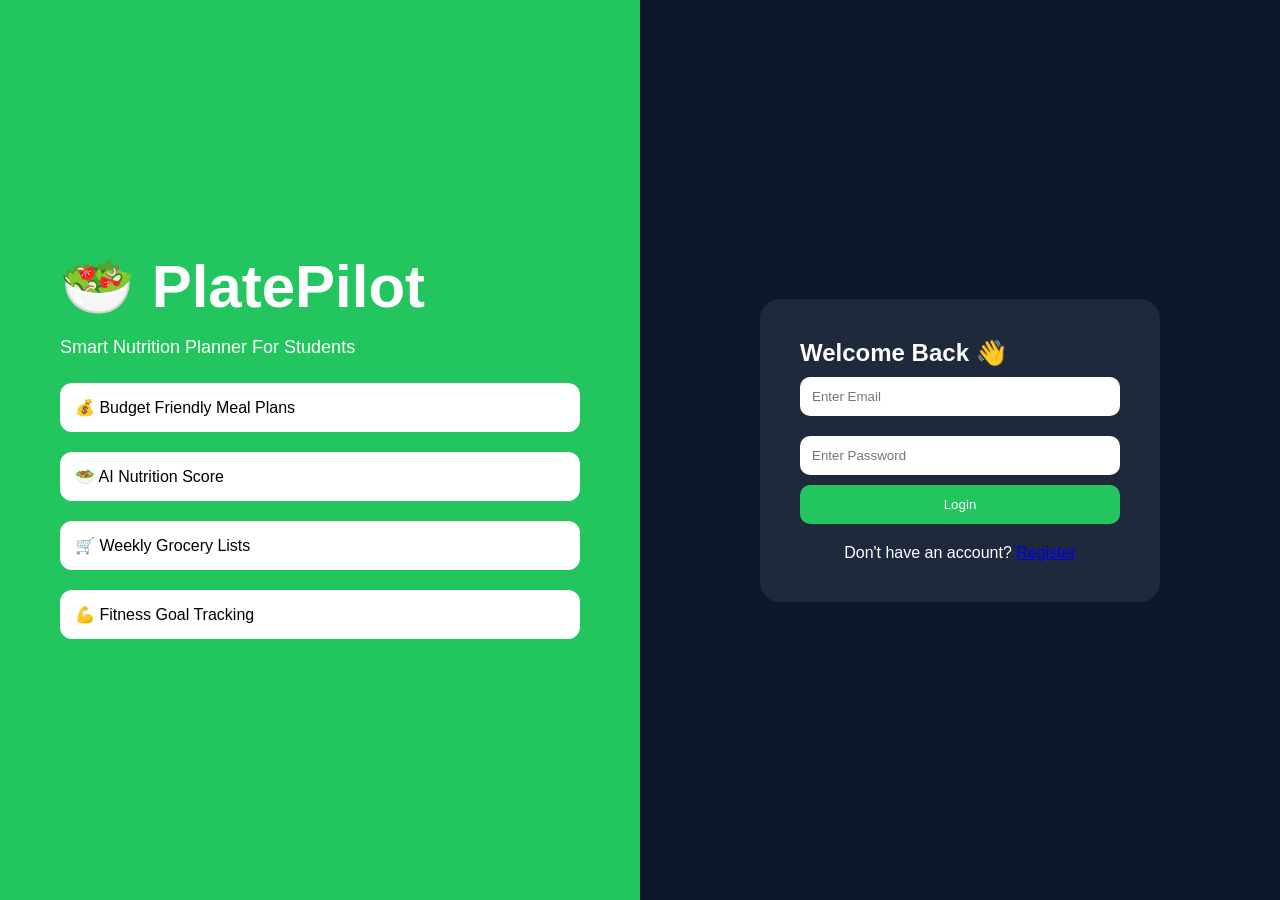
<file: index.html>
<!DOCTYPE html>
<html lang="en">
<head>
<meta charset="UTF-8">
<meta name="viewport" content="width=device-width, initial-scale=1.0">
<title>PlatePilot Login</title>

<link rel="stylesheet" href="style.css">

</head>
<body>

<div class="auth-container">

<div class="left-panel">

<h1>🥗 PlatePilot</h1>

<p class="slogan">
Smart Nutrition Planner For Students
</p>

<div class="feature-box">
💰 Budget Friendly Meal Plans
</div>

<div class="feature-box">
🥗 AI Nutrition Score
</div>

<div class="feature-box">
🛒 Weekly Grocery Lists
</div>

<div class="feature-box">
💪 Fitness Goal Tracking
</div>

</div>

<div class="auth-card">

<h2>Welcome Back 👋</h2>

<form action="dashboard.html">

<input
type="email"
placeholder="Enter Email"
required>

<input
type="password"
placeholder="Enter Password"
required>

<button type="submit">
Login
</button>

</form>

<div class="bottom-link">

Don't have an account?

<a href="register.html">
Register
</a>

</div>

</div>

</div>

</body>
</html>
</file>
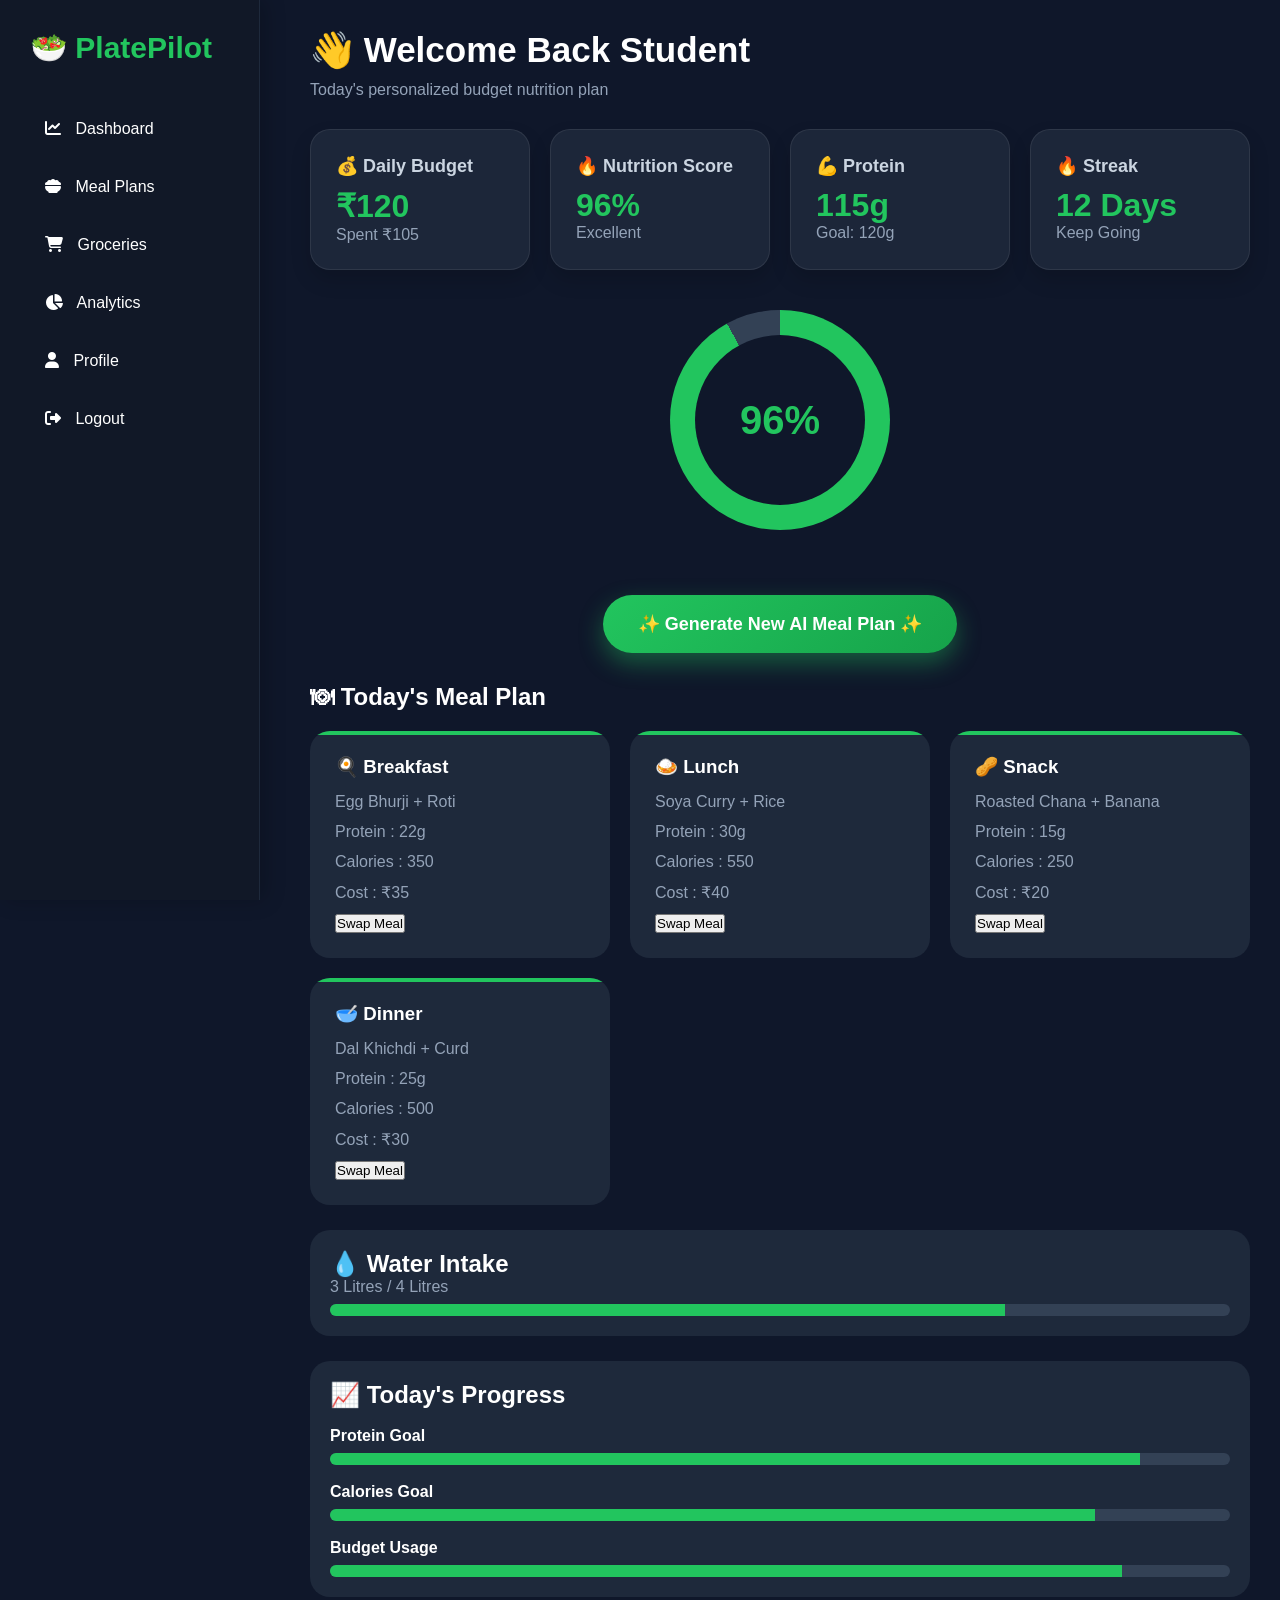
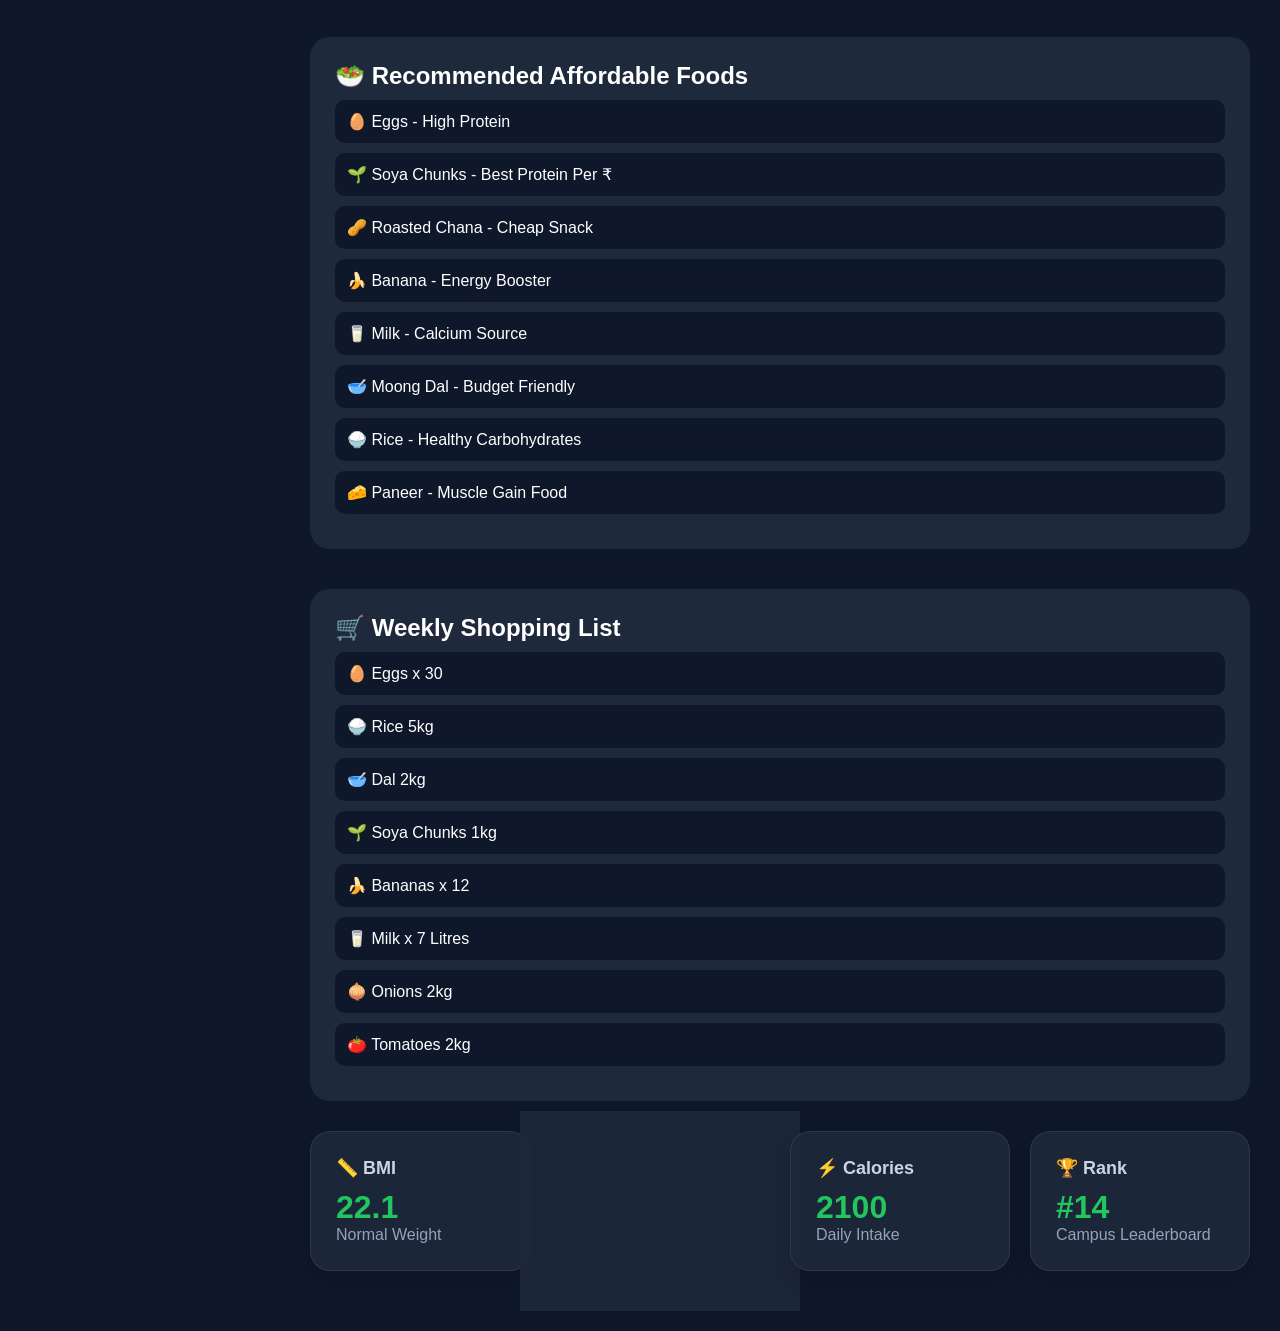
<file: dashboard.html>
<!DOCTYPE html>
<html lang="en">

<head>
<meta charset="UTF-8">
<meta name="viewport" content="width=device-width, initial-scale=1.0">
<title>PlatePilot Dashboard</title>

<link rel="stylesheet" href="style.css">

<link rel="stylesheet"
href="https://cdnjs.cloudflare.com/ajax/libs/font-awesome/6.5.1/css/all.min.css">

</head>

<body>

<!-- SIDEBAR -->

<div class="sidebar">

<h2>🥗 PlatePilot</h2>

<a href="dashboard.html">
<i class="fa-solid fa-chart-line"></i>
Dashboard
</a>

<a href="#">
<i class="fa-solid fa-bowl-food"></i>
Meal Plans
</a>

<a href="#">
<i class="fa-solid fa-cart-shopping"></i>
Groceries
</a>

<a href="#">
<i class="fa-solid fa-chart-pie"></i>
Analytics
</a>

<a href="profile.html">
<i class="fa-solid fa-user"></i>
Profile
</a>

<a href="index.html">
<i class="fa-solid fa-right-from-bracket"></i>
Logout
</a>

</div>

<!-- MAIN CONTENT -->

<div class="main-content">

<h1>
👋 Welcome Back Student
</h1>

<p>
Today's personalized budget nutrition plan
</p>

<!-- TOP CARDS -->

<div class="card-grid">

<div class="card">

<h3>💰 Daily Budget</h3>

<h2>₹120</h2>

<p>Spent ₹105</p>

</div>

<div class="card">

<h3>🔥 Nutrition Score</h3>

<h2>96%</h2>

<p>Excellent</p>

</div>

<div class="card">

<h3>💪 Protein</h3>

<h2>115g</h2>

<p>Goal: 120g</p>

</div>

<div class="card">

<h3>🔥 Streak</h3>

<h2>12 Days</h2>

<p>Keep Going</p>

</div>

</div>

<!-- NUTRITION SCORE -->

<div class="score-box">

<div class="score-inner">

96%

</div>

</div>

<!-- GENERATE BUTTON -->

<center>

<button
class="generate-btn"
onclick="generateMeal()">

✨ Generate New AI Meal Plan ✨

</button>

</center>

<!-- MEALS -->

<h2 style="margin-top:30px;">
🍽 Today's Meal Plan
</h2>

<div class="meal-grid">

<div class="meal-card">

<h3>🍳 Breakfast</h3>

<p>Egg Bhurji + Roti</p>

<p>Protein : 22g</p>

<p>Calories : 350</p>

<p>Cost : ₹35</p>

<button>
Swap Meal
</button>

</div>

<div class="meal-card">

<h3>🍛 Lunch</h3>

<p>Soya Curry + Rice</p>

<p>Protein : 30g</p>

<p>Calories : 550</p>

<p>Cost : ₹40</p>

<button>
Swap Meal
</button>

</div>

<div class="meal-card">

<h3>🥜 Snack</h3>

<p>Roasted Chana + Banana</p>

<p>Protein : 15g</p>

<p>Calories : 250</p>

<p>Cost : ₹20</p>

<button>
Swap Meal
</button>

</div>

<div class="meal-card">

<h3>🥣 Dinner</h3>

<p>Dal Khichdi + Curd</p>

<p>Protein : 25g</p>

<p>Calories : 500</p>

<p>Cost : ₹30</p>

<button>
Swap Meal
</button>

</div>

</div>

<!-- WATER TRACKER -->

<div class="progress-card">

<h2>
💧 Water Intake
</h2>

<p>
3 Litres / 4 Litres
</p>

<div class="progress-bar">

<div
class="progress"
style="width:75%">
</div>

</div>

</div>

<!-- GOALS -->

<div class="progress-card">

<h2>
📈 Today's Progress
</h2>

<br>

<h4>Protein Goal</h4>

<div class="progress-bar">

<div
class="progress"
style="width:90%">
</div>

</div>

<br>

<h4>Calories Goal</h4>

<div class="progress-bar">

<div
class="progress"
style="width:85%">
</div>

</div>

<br>

<h4>Budget Usage</h4>

<div class="progress-bar">

<div
class="progress"
style="width:88%">
</div>

</div>

</div>

<!-- AFFORDABLE FOODS -->

<div class="grocery-section">

<h2>
🥗 Recommended Affordable Foods
</h2>

<ul>

<li>🥚 Eggs - High Protein</li>

<li>🌱 Soya Chunks - Best Protein Per ₹</li>

<li>🥜 Roasted Chana - Cheap Snack</li>

<li>🍌 Banana - Energy Booster</li>

<li>🥛 Milk - Calcium Source</li>

<li>🥣 Moong Dal - Budget Friendly</li>

<li>🍚 Rice - Healthy Carbohydrates</li>

<li>🧀 Paneer - Muscle Gain Food</li>

</ul>

</div>

<!-- GROCERY LIST -->

<div class="grocery-section">

<h2>
🛒 Weekly Shopping List
</h2>

<ul>

<li>🥚 Eggs x 30</li>

<li>🍚 Rice 5kg</li>

<li>🥣 Dal 2kg</li>

<li>🌱 Soya Chunks 1kg</li>

<li>🍌 Bananas x 12</li>

<li>🥛 Milk x 7 Litres</li>

<li>🧅 Onions 2kg</li>

<li>🍅 Tomatoes 2kg</li>

</ul>

</div>

<!-- BMI CARD -->

<div class="card-grid">

<div class="card">

<h3>📏 BMI</h3>

<h2>22.1</h2>

<p>Normal Weight</p>

</div>

<div class="card">

<h3>💰 Savings</h3>

<h2>₹15</h2>

<p>Today's Savings</p>

</div>

<div class="card">

<h3>⚡ Calories</h3>

<h2>2100</h2>

<p>Daily Intake</p>

</div>

<div class="card">

<h3>🏆 Rank</h3>

<h2>#14</h2>

<p>Campus Leaderboard</p>

</div>

</div>

</div>

<script src="script.js"></script>

</body>
</html>
</file>
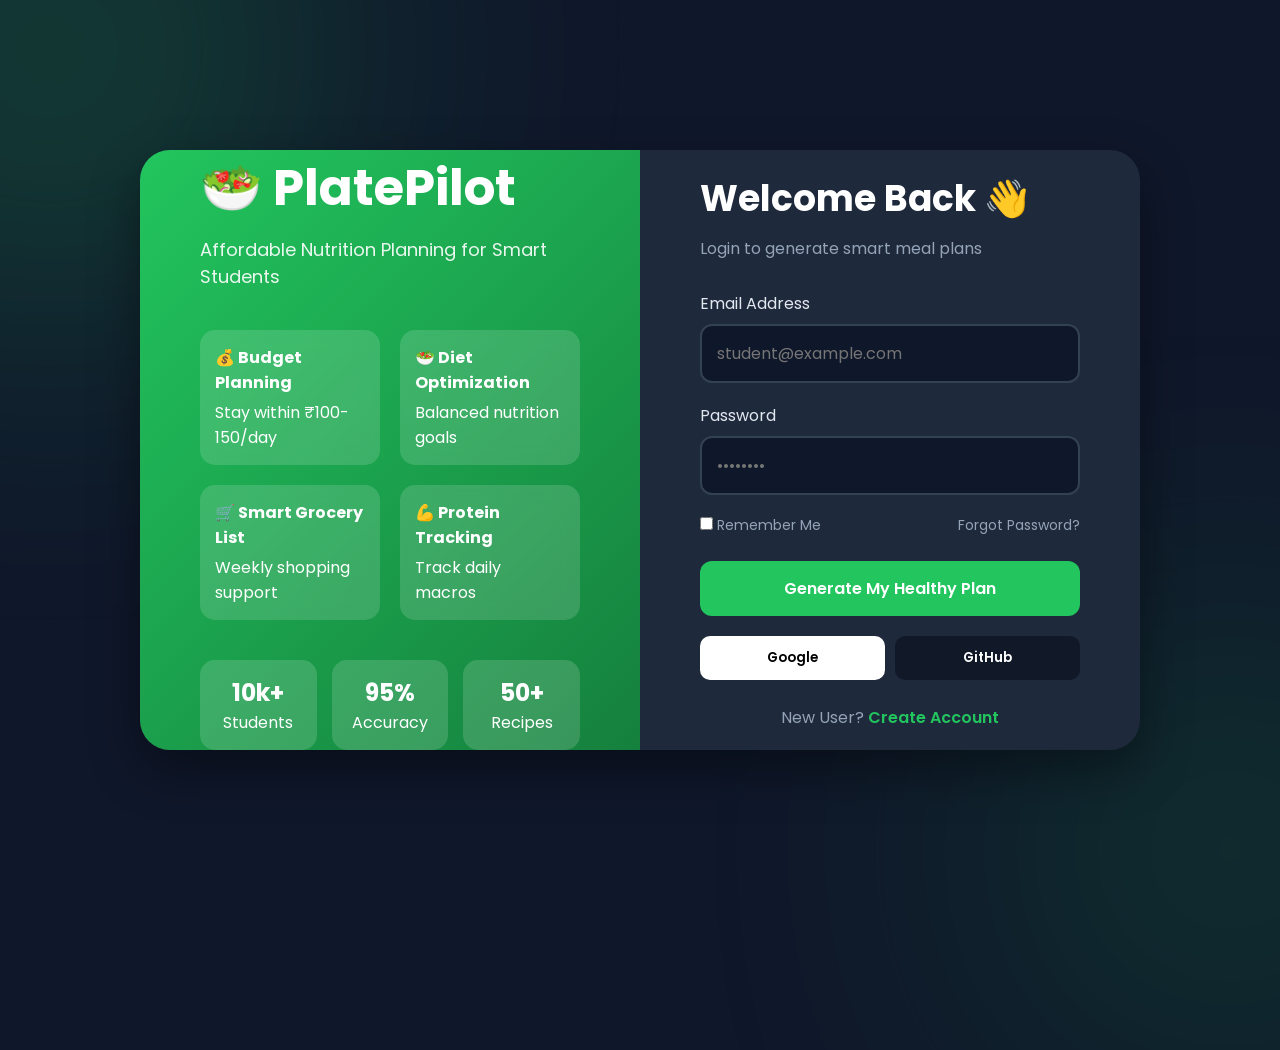
<file: login.html>
<!DOCTYPE html>
<html lang="en">
<head>
<meta charset="UTF-8">
<meta name="viewport" content="width=device-width, initial-scale=1.0">

<title>PlatePilot Login</title>

<link href="https://fonts.googleapis.com/css2?family=Poppins:wght@300;400;500;600;700&display=swap" rel="stylesheet">

<style>

*{
margin:0;
padding:0;
box-sizing:border-box;
font-family:'Poppins',sans-serif;
}

body{
min-height:100vh;
display:flex;
justify-content:center;
align-items:center;
background:#0f172a;
overflow:hidden;
}

/* Background */

body::before{
content:'';
position:absolute;
width:500px;
height:500px;
background:#22c55e;
border-radius:50%;
filter:blur(150px);
left:-200px;
top:-200px;
opacity:.3;
}

body::after{
content:'';
position:absolute;
width:400px;
height:400px;
background:#16a34a;
border-radius:50%;
filter:blur(150px);
right:-150px;
bottom:-150px;
opacity:.3;
}

/* Main Card */

.container{

width:1000px;
height:600px;

background:#1e293b;

border-radius:30px;

overflow:hidden;

display:flex;

box-shadow:
0px 20px 50px rgba(0,0,0,.4);

z-index:10;
}

/* Left Section */

.left{

flex:1;

padding:60px;

background:linear-gradient(
135deg,
#22c55e,
#15803d
);

color:white;
display:flex;
flex-direction:column;
justify-content:center;
}

.logo{

font-size:50px;
font-weight:700;
margin-bottom:10px;
}

.subtitle{

font-size:18px;
opacity:.9;
margin-bottom:40px;
}

.features{

display:grid;
grid-template-columns:repeat(2,1fr);
gap:20px;
}

.feature-box{

background:rgba(255,255,255,.15);

padding:15px;

border-radius:15px;

backdrop-filter:blur(10px);
}

.feature-box h4{
margin-bottom:5px;
}

/* Right Section */

.right{

flex:1;

padding:60px;

display:flex;
justify-content:center;
align-items:center;
}

.login-card{
width:100%;
}

.login-card h2{

font-size:36px;
color:white;
margin-bottom:10px;
}

.login-card p{

color:#94a3b8;
margin-bottom:30px;
}

.input-group{
margin-bottom:20px;
}

.input-group label{

display:block;
color:#e2e8f0;
margin-bottom:8px;
}

.input-group input{

width:100%;
padding:15px;

background:#0f172a;

border:2px solid #334155;

border-radius:12px;

color:white;

font-size:16px;
}

.input-group input:focus{

outline:none;

border-color:#22c55e;
}

.options{

display:flex;
justify-content:space-between;

margin-bottom:25px;

color:#94a3b8;

font-size:14px;
}

.btn{

width:100%;
padding:15px;
border:none;

border-radius:12px;

background:#22c55e;

color:white;

font-size:16px;

font-weight:600;

cursor:pointer;

transition:.3s;
}

.btn:hover{

background:#16a34a;

transform:translateY(-2px);
}

.social{

display:flex;
gap:10px;
margin-top:20px;
}

.social button{

flex:1;

padding:12px;

border:none;

border-radius:10px;

font-weight:600;

cursor:pointer;
}

.google{
background:white;
}

.github{
background:#111827;
color:white;
}

.signup{

margin-top:25px;

text-align:center;

color:#94a3b8;
}

.signup a{

color:#22c55e;

text-decoration:none;

font-weight:600;
}

.stats{

display:flex;

gap:15px;

margin-top:40px;
}

.stat{

flex:1;

background:rgba(255,255,255,.15);

padding:15px;

border-radius:15px;

text-align:center;
}

.stat h3{
font-size:24px;
}

@media(max-width:900px){

.container{
flex-direction:column;
height:auto;
width:95%;
}

.left{
display:none;
}

}

</style>

</head>

<body>

<div class="container">

<div class="left">

<div class="logo">
🥗 PlatePilot
</div>

<div class="subtitle">
Affordable Nutrition Planning for Smart Students
</div>

<div class="features">

<div class="feature-box">
<h4>💰 Budget Planning</h4>
<p>Stay within ₹100-150/day</p>
</div>

<div class="feature-box">
<h4>🥗 Diet Optimization</h4>
<p>Balanced nutrition goals</p>
</div>

<div class="feature-box">
<h4>🛒 Smart Grocery List</h4>
<p>Weekly shopping support</p>
</div>

<div class="feature-box">
<h4>💪 Protein Tracking</h4>
<p>Track daily macros</p>
</div>

</div>

<div class="stats">

<div class="stat">
<h3>10k+</h3>
<p>Students</p>
</div>

<div class="stat">
<h3>95%</h3>
<p>Accuracy</p>
</div>

<div class="stat">
<h3>50+</h3>
<p>Recipes</p>
</div>

</div>

</div>

<div class="right">

<div class="login-card">

<h2>Welcome Back 👋</h2>

<p>
Login to generate smart meal plans
</p>

<form>

<div class="input-group">
<label>Email Address</label>

<input
type="email"
placeholder="student@example.com">
</div>

<div class="input-group">
<label>Password</label>

<input
type="password"
placeholder="••••••••">
</div>

<div class="options">

<label>
<input type="checkbox">
 Remember Me
</label>

<span>Forgot Password?</span>

</div>

<button class="btn">
Generate My Healthy Plan
</button>

</form>

<div class="social">

<button class="google">
Google
</button>

<button class="github">
GitHub
</button>

</div>

<div class="signup">

New User?
<a href="#">
Create Account
</a>

</div>

</div>

</div>

</div>

</body>
</html>
</file>
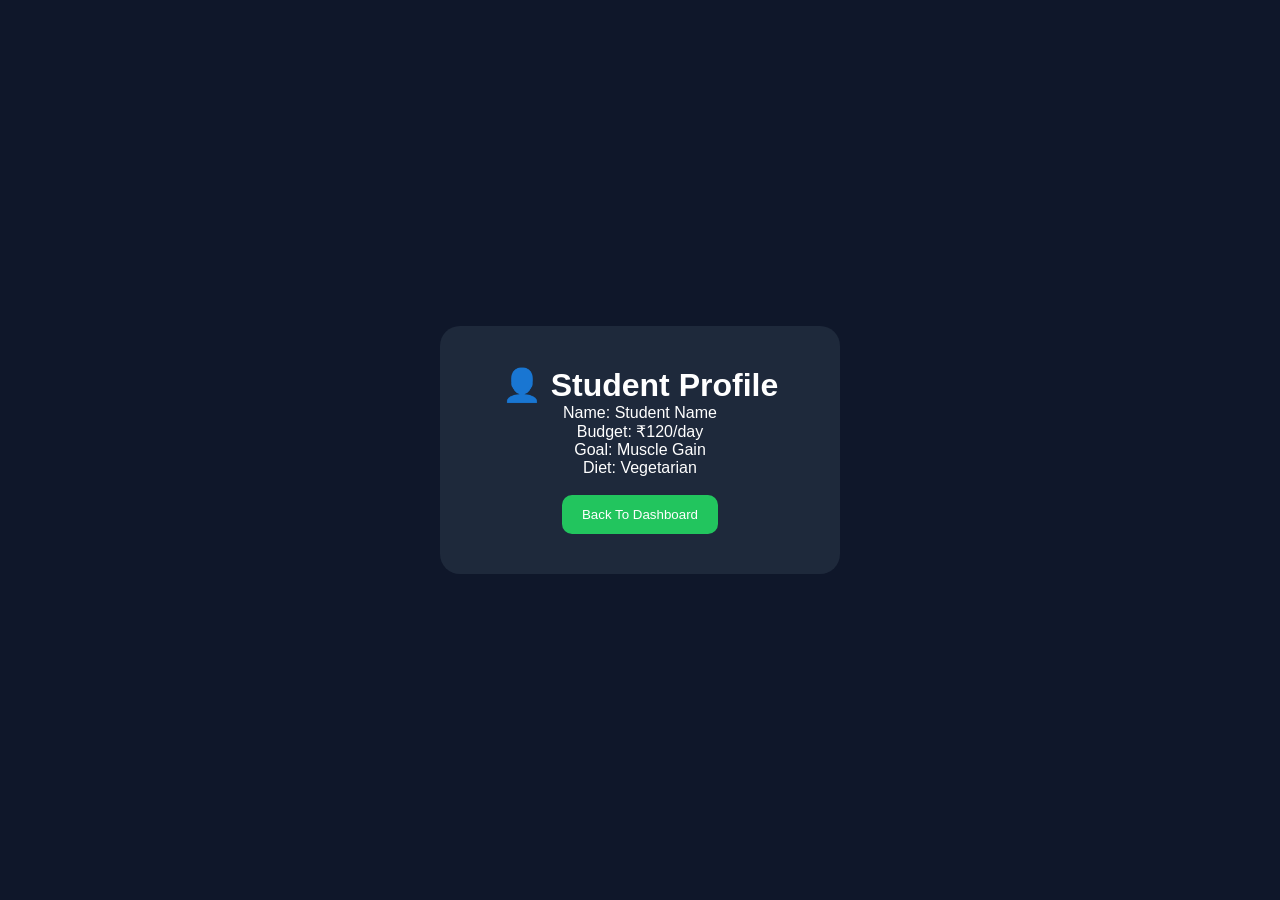
<file: profile.html>
<!DOCTYPE html>
<html>

<head>

<title>Profile</title>

<link rel="stylesheet"
href="style.css">

</head>

<body>

<div class="profile-container">

<div class="profile-card">

<h1>
👤 Student Profile
</h1>

<p>
Name: Student Name
</p>

<p>
Budget: ₹120/day
</p>

<p>
Goal: Muscle Gain
</p>

<p>
Diet: Vegetarian
</p>

<br>

<a href="dashboard.html">

<button>
Back To Dashboard
</button>

</a>

</div>

</div>

</body>

</html>
</file>
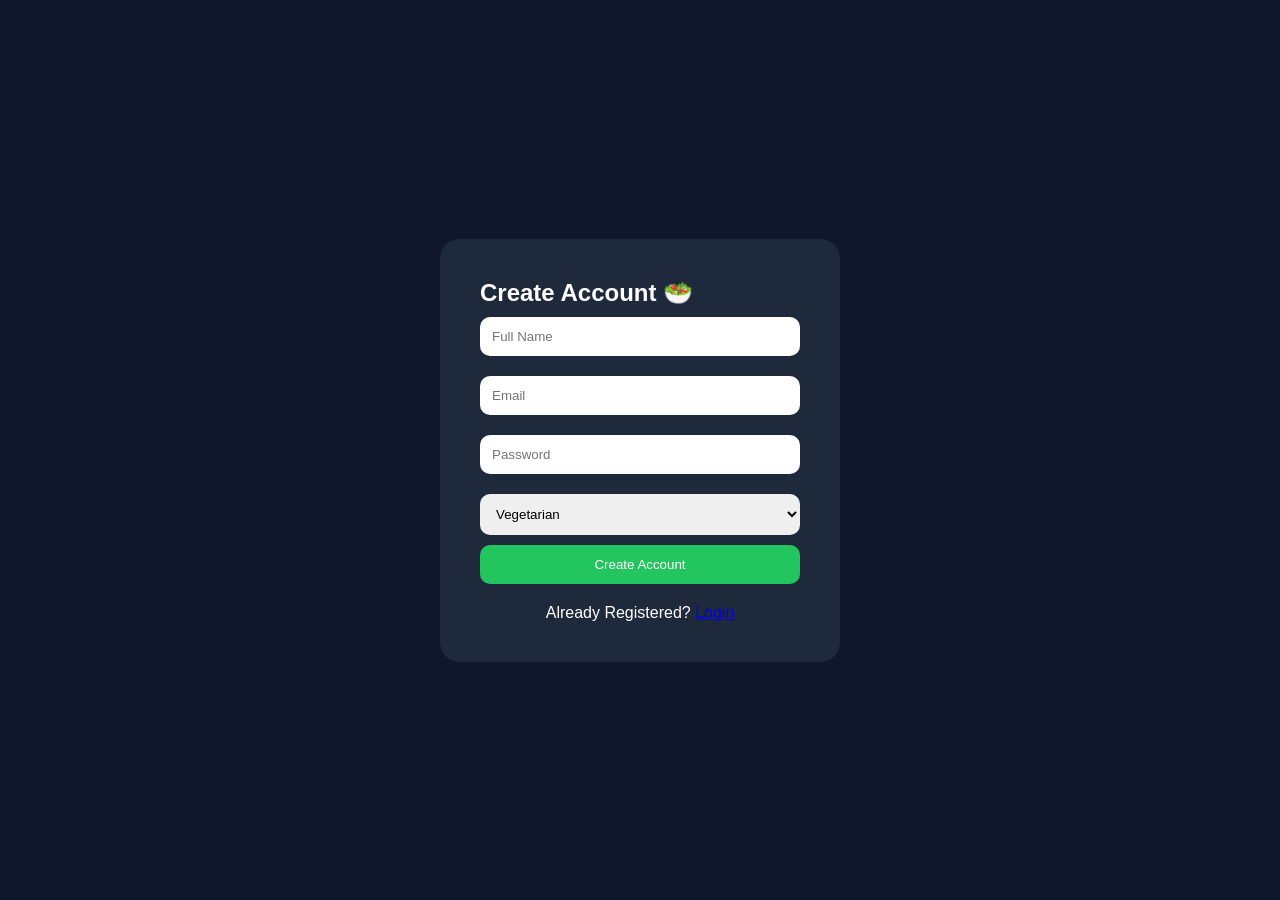
<file: register.html>
<!DOCTYPE html>
<html>

<head>

<title>Register</title>

<link rel="stylesheet"
href="style.css">

</head>

<body>

<div class="auth-container">

<div class="auth-card">

<h2>Create Account 🥗</h2>

<form action="dashboard.html">

<input
type="text"
placeholder="Full Name"
required>

<input
type="email"
placeholder="Email"
required>

<input
type="password"
placeholder="Password"
required>

<select>

<option>
Vegetarian
</option>

<option>
Non-Veg
</option>

<option>
Vegan
</option>

</select>

<button type="submit">
Create Account
</button>

</form>

<div class="bottom-link">

Already Registered?

<a href="index.html">
Login
</a>

</div>

</div>

</div>

</body>

</html>
</file>
<file: style.css>
*{
margin:0;
padding:0;
box-sizing:border-box;
font-family:Poppins,sans-serif;
}

body{
background:#0f172a;
color:white;
}

/* LOGIN */

.auth-container{
display:flex;
height:100vh;
}

.left-panel{
width:50%;
background:#22c55e;
padding:60px;
display:flex;
flex-direction:column;
justify-content:center;
}

.left-panel h1{
font-size:60px;
}

.slogan{
margin:15px 0;
font-size:18px;
}

.feature-box{
background:white;
color:black;
padding:15px;
margin:10px 0;
border-radius:12px;
}

.auth-card{
width:400px;
margin:auto;
background:#1e293b;
padding:40px;
border-radius:20px;
}

.auth-card input,
.auth-card select{
width:100%;
padding:12px;
margin:10px 0;
border:none;
border-radius:10px;
}

.auth-card button{
width:100%;
padding:12px;
border:none;
background:#22c55e;
color:white;
border-radius:10px;
cursor:pointer;
}

.bottom-link{
margin-top:20px;
text-align:center;
}

/* DASHBOARD */

/* DASHBOARD */

.sidebar{
position:fixed;
left:0;
top:0;
width:260px;
height:100vh;
background:#111827;
padding:30px;
box-shadow:5px 0 20px rgba(0,0,0,.2);
}

.sidebar h2{
margin-bottom:40px;
color:#22c55e;
}

.sidebar a{
display:block;
padding:15px;
margin-bottom:10px;
text-decoration:none;
color:white;
border-radius:12px;
transition:.3s;
}

.sidebar a:hover{
background:#22c55e;
transform:translateX(5px);
}

.main-content{
margin-left:280px;
padding:30px;
}

.main-content h1{
margin-bottom:25px;
}

/* STATS CARDS */

.card-grid{
display:grid;
grid-template-columns:
repeat(auto-fit,minmax(220px,1fr));

gap:20px;
margin-bottom:30px;
}

.card{

background:linear-gradient(
135deg,
#1e293b,
#334155
);

padding:25px;

border-radius:20px;

box-shadow:
0 10px 20px rgba(0,0,0,.15);

transition:.3s;
}

.card:hover{

transform:translateY(-6px);

box-shadow:
0 15px 25px rgba(34,197,94,.2);
}

.card h3{
color:#94a3b8;
margin-bottom:10px;
}

.card h2{
font-size:32px;
color:#22c55e;
}

/* MEAL SECTION */

.meal-grid{
display:grid;
grid-template-columns:
repeat(auto-fit,minmax(250px,1fr));

gap:20px;
margin-top:20px;
}

.meal-card{

background:#1e293b;

padding:25px;

border-radius:20px;

transition:.3s;

position:relative;
overflow:hidden;
}

.meal-card:hover{
transform:translateY(-6px);
}

.meal-card::before{

content:"";

position:absolute;

width:100%;

height:4px;

background:#22c55e;

left:0;
top:0;
}

.meal-card h3{
margin-bottom:15px;
}

.meal-card p{
margin-bottom:12px;
color:#cbd5e1;
}

.meal-card span{
font-size:18px;
font-weight:600;
color:#22c55e;
}

/* GROCERIES */

.grocery-section{

margin-top:40px;

background:#1e293b;

padding:25px;

border-radius:20px;
}

.grocery-section ul{
list-style:none;
}

.grocery-section li{

padding:12px;

background:#0f172a;

margin:10px 0;

border-radius:10px;
}

/* BUTTONS */

.generate-btn{

background:#22c55e;

padding:14px 30px;

border:none;

color:white;

font-size:16px;

border-radius:12px;

cursor:pointer;

margin-top:25px;

transition:.3s;
}

.generate-btn:hover{

background:#16a34a;

transform:scale(1.05);
}

/* NUTRITION SCORE */

.score-box{

width:220px;
height:220px;

border-radius:50%;

background:
conic-gradient(
#22c55e 0% 92%,
#334155 92% 100%
);

display:flex;

align-items:center;
justify-content:center;

margin:30px auto;
}

.score-inner{

width:170px;
height:170px;

background:#0f172a;

border-radius:50%;

display:flex;

align-items:center;
justify-content:center;

font-size:40px;

font-weight:bold;

color:#22c55e;
}

/* PROGRESS BARS */

.progress-card{

background:#1e293b;

padding:20px;

border-radius:20px;

margin-top:25px;
}

.progress-bar{

height:12px;

background:#334155;

border-radius:20px;

overflow:hidden;

margin-top:8px;
}

.progress{

height:100%;

background:#22c55e;
}

/* PROFILE */

.profile-container{
height:100vh;
display:flex;
justify-content:center;
align-items:center;
}

.profile-card{
background:#1e293b;
padding:40px;
border-radius:20px;
width:400px;
text-align:center;
}

.profile-card button{
padding:12px 20px;
background:#22c55e;
border:none;
border-radius:10px;
color:white;
}

.generate-btn{

background:linear-gradient(
135deg,
#22c55e,
#16a34a
);

border:none;

padding:18px 35px;

font-size:18px;

font-weight:600;

color:white;

border-radius:50px;

cursor:pointer;

position:relative;

overflow:hidden;

transition:.4s;

box-shadow:
0 10px 25px rgba(34,197,94,.4);
}

.generate-btn:hover{

transform:translateY(-5px);

box-shadow:
0 15px 35px rgba(34,197,94,.5);
}

.generate-btn::before{

content:"✨";

position:absolute;

left:-50px;

transition:.6s;
}

.generate-btn:hover::before{
left:110%;
}

/* =========================
   GOOGLE FONT
========================= */

@import url('https://fonts.googleapis.com/css2?family=Poppins:wght@300;400;500;600;700&display=swap');

*{
margin:0;
padding:0;
box-sizing:border-box;
font-family:'Poppins',sans-serif;
}

body{
background:#0f172a;
color:white;
overflow-x:hidden;
}

/* =========================
   SIDEBAR
========================= */

.sidebar{
position:fixed;
left:0;
top:0;
width:260px;
height:100vh;
background:#111827;
padding:30px;
border-right:1px solid #1e293b;
}

.sidebar h2{
color:#22c55e;
margin-bottom:40px;
font-size:30px;
}

.sidebar a{
display:block;
padding:15px;
color:white;
text-decoration:none;
margin-bottom:10px;
border-radius:12px;
transition:0.3s;
}

.sidebar a:hover{
background:#22c55e;
transform:translateX(5px);
}

.sidebar i{
margin-right:10px;
}

/* =========================
   MAIN CONTENT
========================= */

.main-content{
margin-left:280px;
padding:30px;
}

.main-content h1{
font-size:35px;
margin-bottom:10px;
}

.main-content p{
color:#94a3b8;
}

/* =========================
   DASHBOARD CARDS
========================= */

.card-grid{
display:grid;
grid-template-columns:repeat(auto-fit,minmax(220px,1fr));
gap:20px;
margin-top:30px;
}

.card{
background:rgba(30,41,59,0.9);
backdrop-filter:blur(20px);
border:1px solid rgba(255,255,255,0.08);
padding:25px;
border-radius:20px;
transition:0.3s;
}

.card:hover{
transform:translateY(-7px);
box-shadow:0 15px 25px rgba(34,197,94,.2);
}

.card h3{
margin-bottom:10px;
font-size:18px;
color:#cbd5e1;
}

.card h2{
color:#22c55e;
font-size:32px;
}

/* =========================
   NUTRITION SCORE
========================= */

.score-box{
margin:40px auto;
width:220px;
height:220px;
border-radius:50%;
background:
conic-gradient(
#22c55e 0%
</file>
